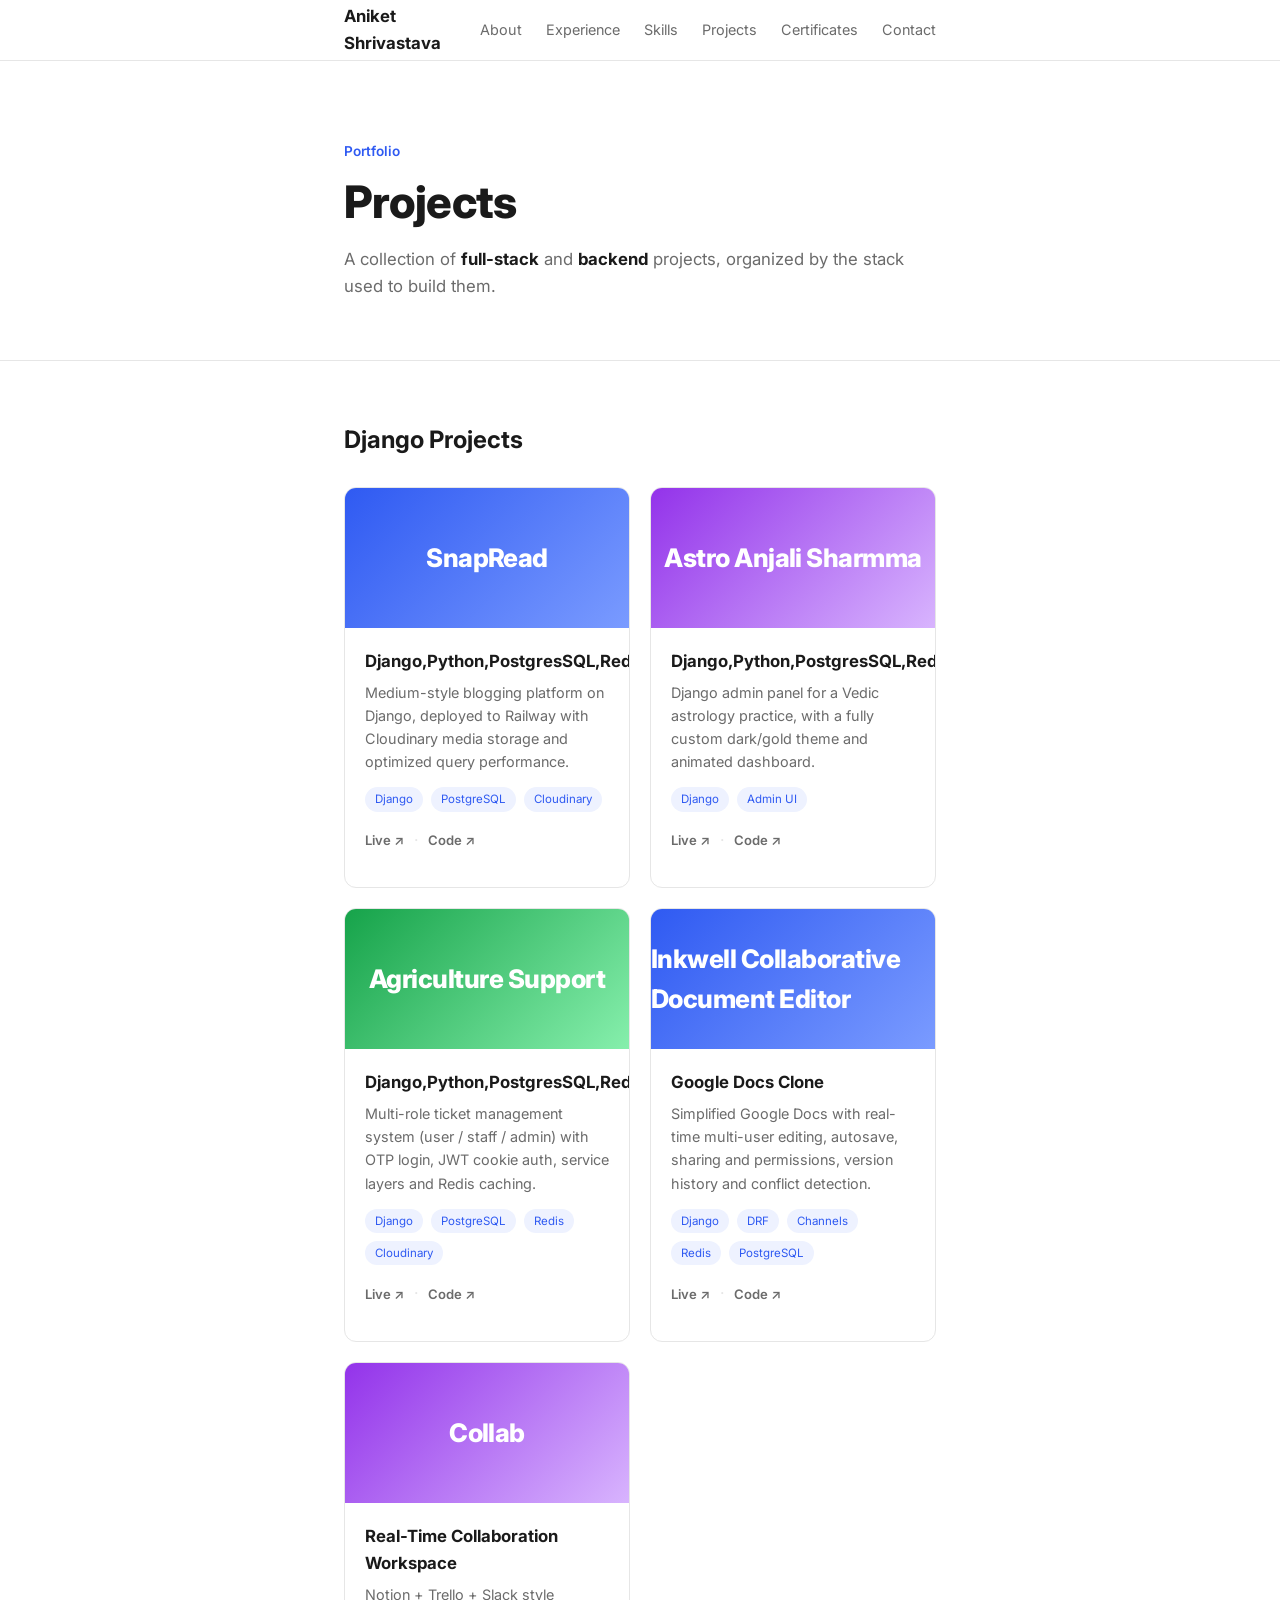
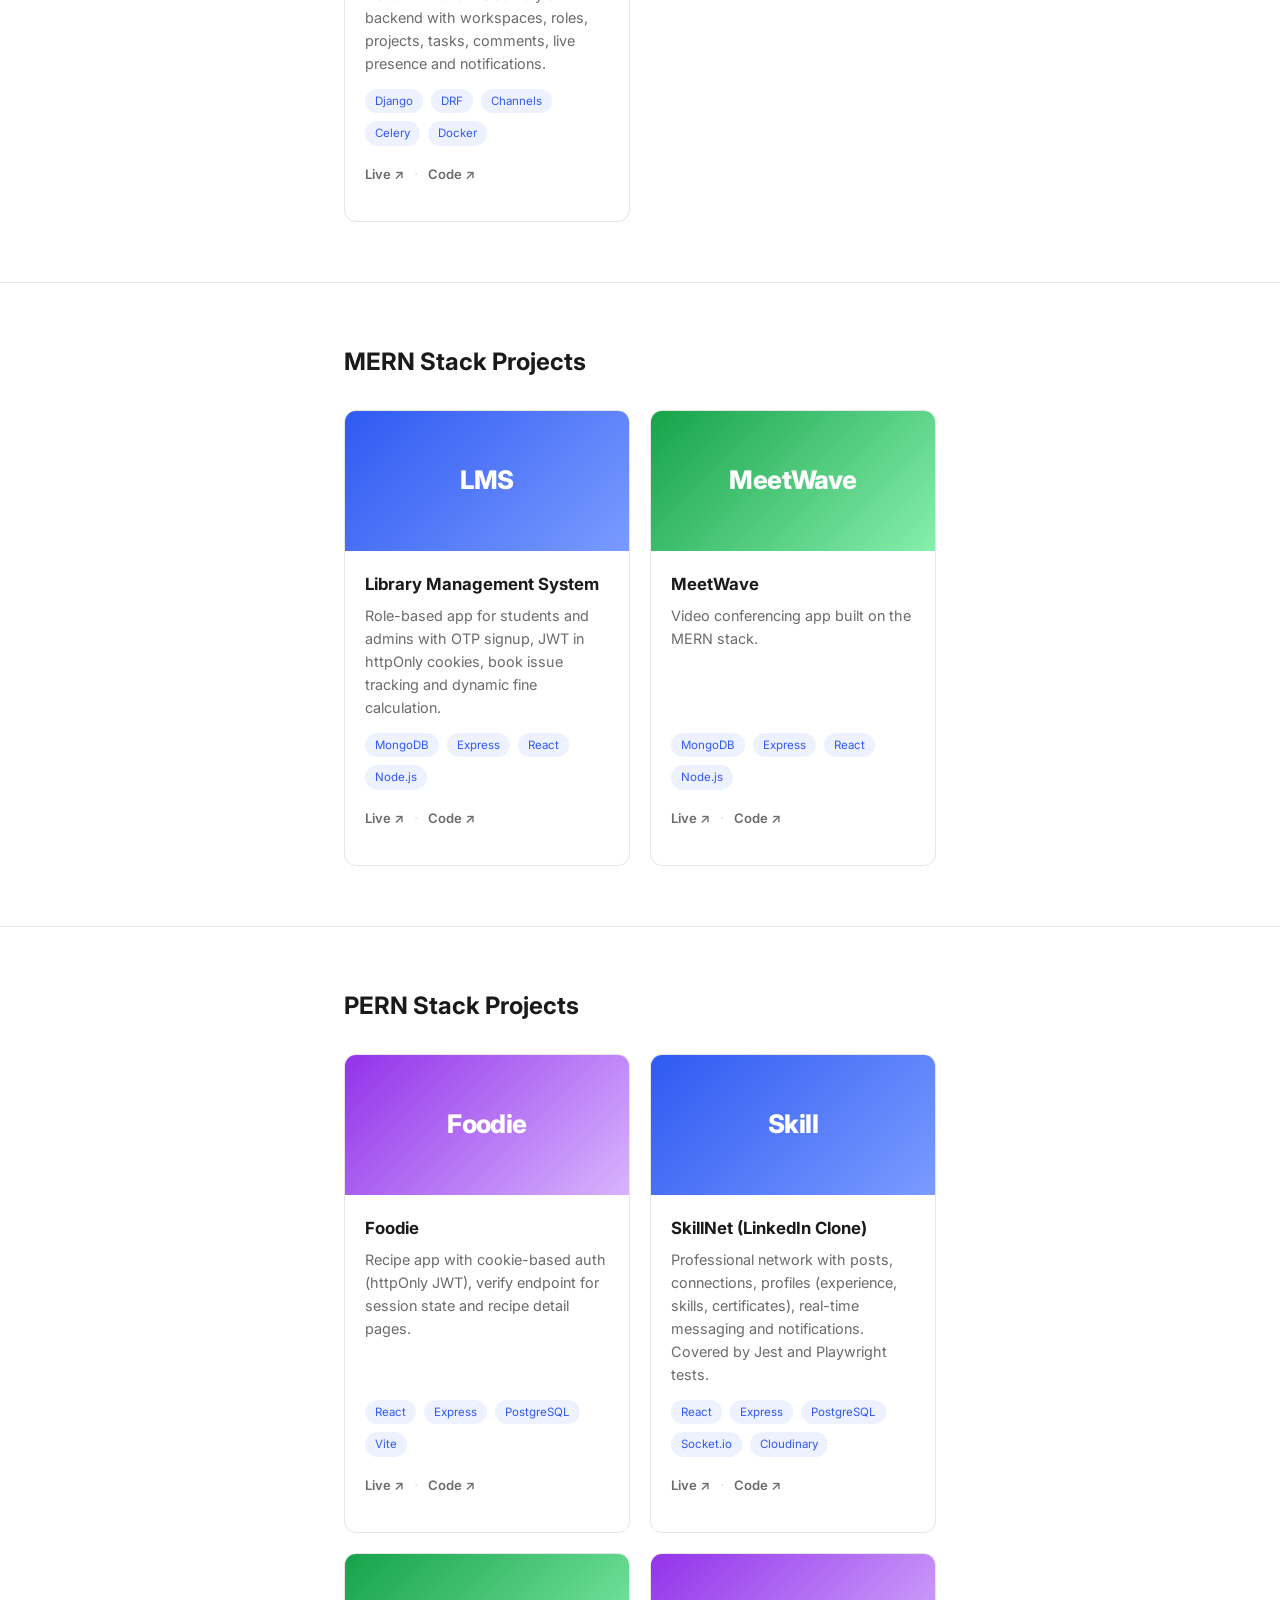
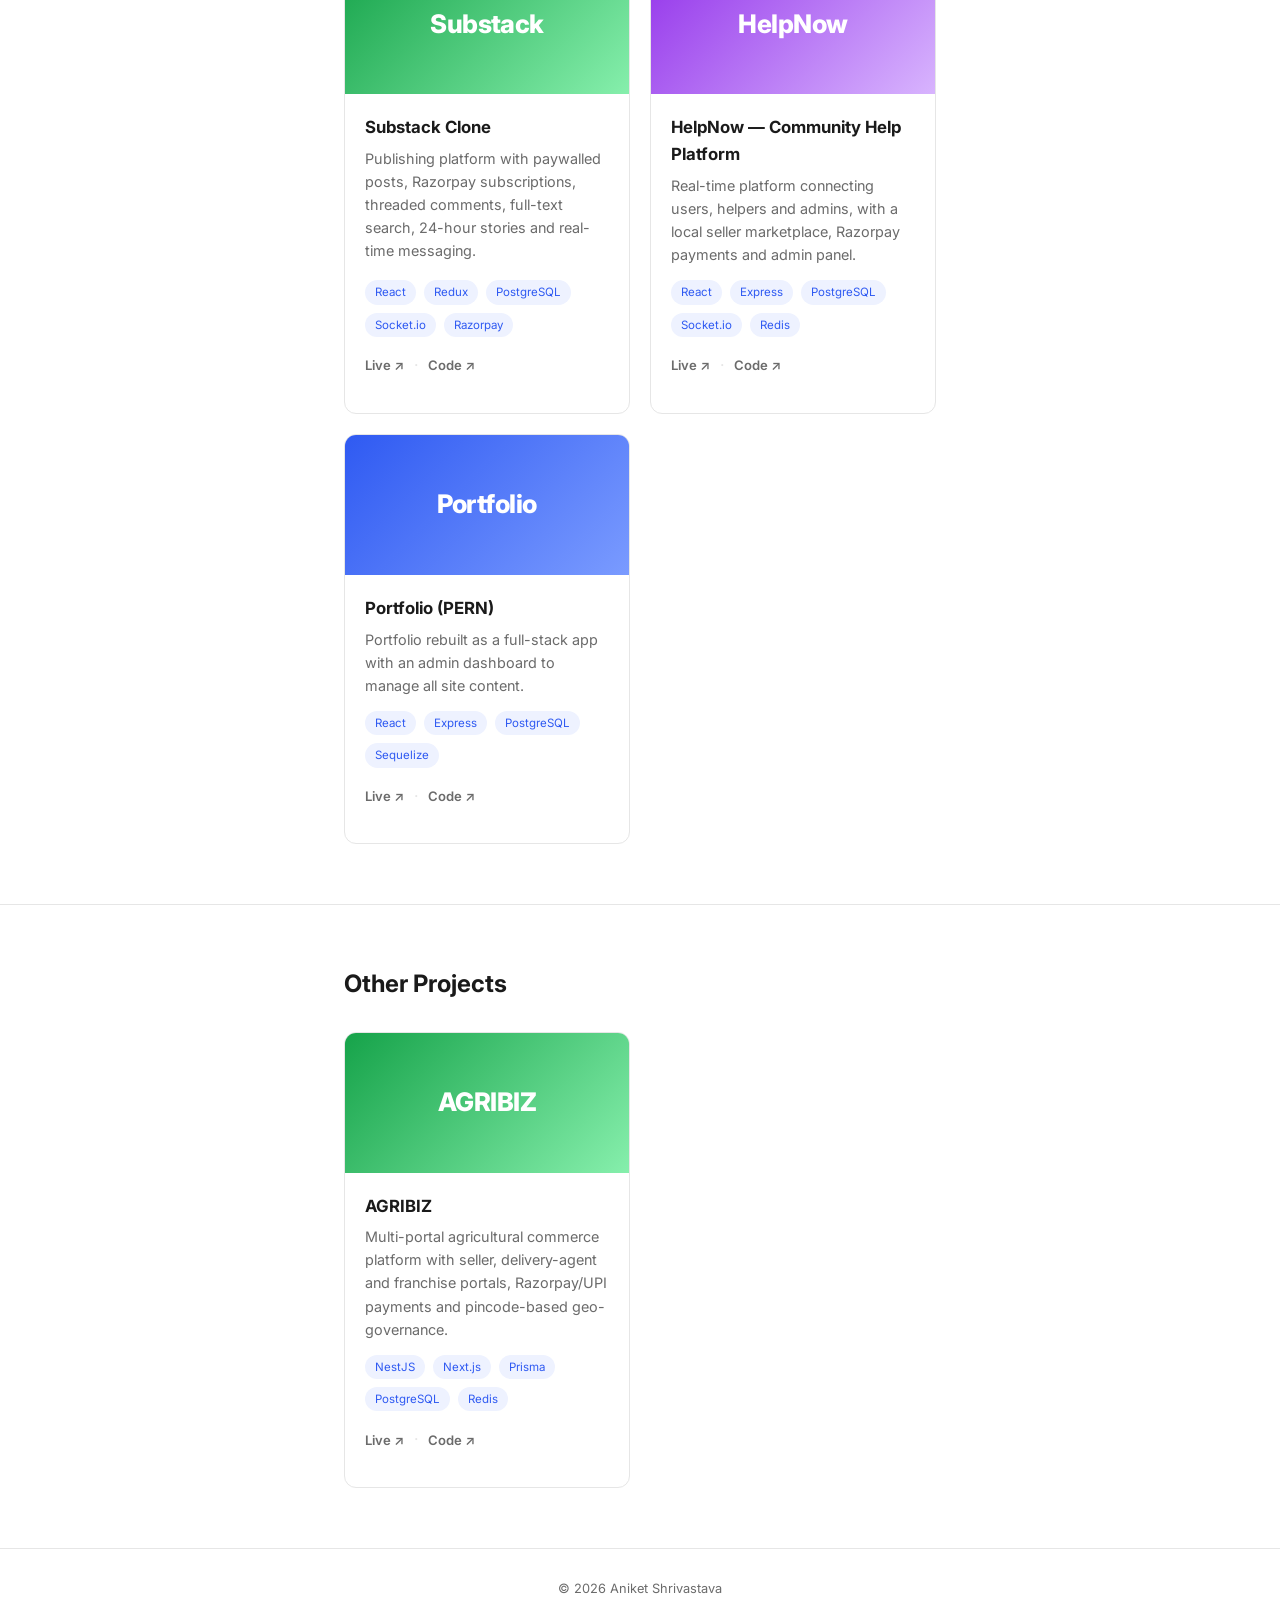
<file: projects.html>
<!doctype html>
<html lang="en">
  <head>
    <meta charset="UTF-8" />
    <meta name="viewport" content="width=device-width, initial-scale=1.0" />
    <title>Projects — Aniket Shrivastava</title>
    <link rel="preconnect" href="https://fonts.googleapis.com" />
    <link
      href="https://fonts.googleapis.com/css2?family=Inter:wght@400;500;600;700;800&display=swap"
      rel="stylesheet"
    />
    <link rel="stylesheet" href="assest/css/style.css" />
  </head>
  <body>
    <nav>
      <div class="wrap">
        <div class="logo">Aniket Shrivastava</div>
        <div class="navlinks">
          <a href="index.html#about">About</a>
          <a href="index.html#experience">Experience</a>
          <a href="index.html#skills">Skills</a>
          <a href="projects.html">Projects</a>
          <a href="index.html#certificates">Certificates</a>
          <a href="index.html#contact">Contact</a>
        </div>
      </div>
    </nav>

    <header class="hero">
      <div class="wrap">
        <div class="eyebrow">Portfolio</div>
        <h1>Projects</h1>
        <p class="sub">
          A collection of <b>full-stack</b> and <b>backend</b> projects,
          organized by the stack used to build them.
        </p>
      </div>
    </header>

    <!-- DJANGO PROJECTS -->
    <section id="django-projects">
      <div class="wrap">
        <h2>Django Projects</h2>
        <div class="proj-grid">

          <div class="proj-card">
            <div class="proj-thumb c1">SnapRead</div>
            <div class="proj-body">
              <div class="proj-title">
                <a
                  href="https://github.com/iamaniket-python/Snapread"
                  target="_blank"
                  rel="noopener"
                  >Django,Python,PostgresSQL,Redis,JWT,Cloudnary</a
                >
              </div>
              <div class="proj-desc">
                Medium-style blogging platform on Django, deployed to Railway
                with Cloudinary media storage and optimized query performance.
              </div>
              <div class="proj-tags">
                <span class="tag">Django</span>
                <span class="tag">PostgreSQL</span>
                <span class="tag">Cloudinary</span>
              </div>
              <div class="proj-links">
                <a href="#">Live ↗</a><span>·</span>
                <a
                  href="https://github.com/iamaniket-python/Snapread"
                  target="_blank"
                  rel="noopener"
                  >Code ↗</a
                >
              </div>
            </div>
          </div>

          <div class="proj-card">
            <div class="proj-thumb c3">Astro Anjali Sharmma</div>
            <div class="proj-body">
              <div class="proj-title">Django,Python,PostgresSQL,Redis,JWT,Cloudnary</div>
              <div class="proj-desc">
                Django admin panel for a Vedic astrology practice, with a
                fully custom dark/gold theme and animated dashboard.
              </div>
              <div class="proj-tags">
                <span class="tag">Django</span>
                <span class="tag">Admin UI</span>
              </div>
              <div class="proj-links">
                <a href="#">Live ↗</a><span>·</span>
                <a href="#">Code ↗</a>
              </div>
            </div>
          </div>

          <div class="proj-card">
            <div class="proj-thumb c2">Agriculture Support</div>
            <div class="proj-body">
              <div class="proj-title">Django,Python,PostgresSQL,Redis,JWT,Cloudnary</div>
              <div class="proj-desc">
                Multi-role ticket management system (user / staff / admin) with
                OTP login, JWT cookie auth, service layers and Redis caching.
              </div>
              <div class="proj-tags">
                <span class="tag">Django</span>
                <span class="tag">PostgreSQL</span>
                <span class="tag">Redis</span>
                <span class="tag">Cloudinary</span>
              </div>
              <div class="proj-links">
                <a href="https://aqriculture-ticket-system-bggf.vercel.app/">Live ↗</a><span>·</span>
                <a href="https://github.com/iamaniket-python/Aqriculture-Ticket-System-.git">Code ↗</a>
              </div>
            </div>
          </div>

          <div class="proj-card">
            <div class="proj-thumb c1">Inkwell Collaborative Document Editor</div>
            <div class="proj-body">
              <div class="proj-title">
                <a
                  href="https://github.com/iamaniket-python/Google-Docs"
                  target="_blank"
                  rel="noopener"
                  >Google Docs Clone</a
                >
              </div>
              <div class="proj-desc">
                Simplified Google Docs with real-time multi-user editing,
                autosave, sharing and permissions, version history and
                conflict detection.
              </div>
              <div class="proj-tags">
                <span class="tag">Django</span>
                <span class="tag">DRF</span>
                <span class="tag">Channels</span>
                <span class="tag">Redis</span>
                <span class="tag">PostgreSQL</span>
              </div>
              <div class="proj-links">
                <a href="#">Live ↗</a><span>·</span>
                <a
                  href="https://github.com/iamaniket-python/Google-Docs"
                  target="_blank"
                  rel="noopener"
                  >Code ↗</a
                >
              </div>
            </div>
          </div>

          <div class="proj-card">
            <div class="proj-thumb c3">Collab</div>
            <div class="proj-body">
              <div class="proj-title">Real-Time Collaboration Workspace</div>
              <div class="proj-desc">
                Notion + Trello + Slack style backend with workspaces, roles,
                projects, tasks, comments, live presence and notifications.
              </div>
              <div class="proj-tags">
                <span class="tag">Django</span>
                <span class="tag">DRF</span>
                <span class="tag">Channels</span>
                <span class="tag">Celery</span>
                <span class="tag">Docker</span>
              </div>
              <div class="proj-links">
                <a href="#">Live ↗</a><span>·</span>
                <a href="#">Code ↗</a>
              </div>
            </div>
          </div>

       

        </div>
      </div>
    </section>

    <!-- MERN PROJECTS -->
    <section id="mern-projects">
      <div class="wrap">
        <h2>MERN Stack Projects</h2>
        <div class="proj-grid">

          <div class="proj-card">
            <div class="proj-thumb c1">LMS</div>
            <div class="proj-body">
              <div class="proj-title">Library Management System</div>
              <div class="proj-desc">
                Role-based app for students and admins with OTP signup, JWT in
                httpOnly cookies, book issue tracking and dynamic fine
                calculation.
              </div>
              <div class="proj-tags">
                <span class="tag">MongoDB</span>
                <span class="tag">Express</span>
                <span class="tag">React</span>
                <span class="tag">Node.js</span>
              </div>
              <div class="proj-links">
                <a href="#">Live ↗</a><span>·</span>
                <a href="#">Code ↗</a>
              </div>
            </div>
          </div>

          <div class="proj-card">
            <div class="proj-thumb c2">MeetWave</div>
            <div class="proj-body">
              <div class="proj-title">MeetWave</div>
              <div class="proj-desc">
                Video conferencing app built on the MERN stack.
              </div>
              <div class="proj-tags">
                <span class="tag">MongoDB</span>
                <span class="tag">Express</span>
                <span class="tag">React</span>
                <span class="tag">Node.js</span>
              </div>
              <div class="proj-links">
                <a href="#">Live ↗</a><span>·</span>
                <a href="#">Code ↗</a>
              </div>
            </div>
          </div>

        </div>
      </div>
    </section>

    <!-- PERN PROJECTS -->
    <section id="pern-projects">
      <div class="wrap">
        <h2>PERN Stack Projects</h2>
        <div class="proj-grid">

          <div class="proj-card">
            <div class="proj-thumb c3">Foodie</div>
            <div class="proj-body">
              <div class="proj-title">Foodie</div>
              <div class="proj-desc">
                Recipe app with cookie-based auth (httpOnly JWT), verify
                endpoint for session state and recipe detail pages.
              </div>
              <div class="proj-tags">
                <span class="tag">React</span>
                <span class="tag">Express</span>
                <span class="tag">PostgreSQL</span>
                <span class="tag">Vite</span>
              </div>
              <div class="proj-links">
                <a href="#">Live ↗</a><span>·</span>
                <a href="#">Code ↗</a>
              </div>
            </div>
          </div>

          <div class="proj-card">
            <div class="proj-thumb c1">Skill</div>
            <div class="proj-body">
              <div class="proj-title">
                <a
                  href="https://github.com/iamaniket-python/SkillNet"
                  target="_blank"
                  rel="noopener"
                  >SkillNet (LinkedIn Clone)</a
                >
              </div>
              <div class="proj-desc">
                Professional network with posts, connections, profiles
                (experience, skills, certificates), real-time messaging and
                notifications. Covered by Jest and Playwright tests.
              </div>
              <div class="proj-tags">
                <span class="tag">React</span>
                <span class="tag">Express</span>
                <span class="tag">PostgreSQL</span>
                <span class="tag">Socket.io</span>
                <span class="tag">Cloudinary</span>
              </div>
              <div class="proj-links">
                <a
                  href="https://skillnet-rosy.vercel.app"
                  target="_blank"
                  rel="noopener"
                  >Live ↗</a
                ><span>·</span>
                <a
                  href="https://github.com/iamaniket-python/SkillNet"
                  target="_blank"
                  rel="noopener"
                  >Code ↗</a
                >
              </div>
            </div>
          </div>

          <div class="proj-card">
            <div class="proj-thumb c2">Substack</div>
            <div class="proj-body">
              <div class="proj-title">Substack Clone</div>
              <div class="proj-desc">
                Publishing platform with paywalled posts, Razorpay
                subscriptions, threaded comments, full-text search, 24-hour
                stories and real-time messaging.
              </div>
              <div class="proj-tags">
                <span class="tag">React</span>
                <span class="tag">Redux</span>
                <span class="tag">PostgreSQL</span>
                <span class="tag">Socket.io</span>
                <span class="tag">Razorpay</span>
              </div>
              <div class="proj-links">
                <a
                  href="https://stack-substack-c-lone.vercel.app/"
                  target="_blank"
                  rel="noopener"
                  >Live ↗</a
                ><span>·</span>
                <a href="#">Code ↗</a>
              </div>
            </div>
          </div>

          <div class="proj-card">
            <div class="proj-thumb c3">HelpNow</div>
            <div class="proj-body">
              <div class="proj-title">HelpNow — Community Help Platform</div>
              <div class="proj-desc">
                Real-time platform connecting users, helpers and admins, with
                a local seller marketplace, Razorpay payments and admin panel.
              </div>
              <div class="proj-tags">
                <span class="tag">React</span>
                <span class="tag">Express</span>
                <span class="tag">PostgreSQL</span>
                <span class="tag">Socket.io</span>
                <span class="tag">Redis</span>
              </div>
              <div class="proj-links">
                <a href="#">Live ↗</a><span>·</span>
                <a href="#">Code ↗</a>
              </div>
            </div>
          </div>

          <div class="proj-card">
            <div class="proj-thumb c1">Portfolio</div>
            <div class="proj-body">
              <div class="proj-title">Portfolio (PERN)</div>
              <div class="proj-desc">
                Portfolio rebuilt as a full-stack app with an admin dashboard
                to manage all site content.
              </div>
              <div class="proj-tags">
                <span class="tag">React</span>
                <span class="tag">Express</span>
                <span class="tag">PostgreSQL</span>
                <span class="tag">Sequelize</span>
              </div>
              <div class="proj-links">
                <a
                  href="https://aniket-shrivastava-resume.vercel.app"
                  target="_blank"
                  rel="noopener"
                  >Live ↗</a
                ><span>·</span>
                <a href="#">Code ↗</a>
              </div>
            </div>
          </div>

        </div>
      </div>
    </section>

    <!-- OTHER / TEAM PROJECTS -->
    <section id="other-projects">
      <div class="wrap">
        <h2>Other Projects</h2>
        <div class="proj-grid">

          <div class="proj-card">
            <div class="proj-thumb c2">AGRIBIZ</div>
            <div class="proj-body">
              <div class="proj-title">AGRIBIZ</div>
              <div class="proj-desc">
                Multi-portal agricultural commerce platform with seller,
                delivery-agent and franchise portals, Razorpay/UPI payments
                and pincode-based geo-governance.
              </div>
              <div class="proj-tags">
                <span class="tag">NestJS</span>
                <span class="tag">Next.js</span>
                <span class="tag">Prisma</span>
                <span class="tag">PostgreSQL</span>
                <span class="tag">Redis</span>
              </div>
              <div class="proj-links">
                <a href="#">Live ↗</a><span>·</span>
                <a href="#">Code ↗</a>
              </div>
            </div>
          </div>

        </div>
      </div>
    </section>

    <footer>© 2026 Aniket Shrivastava</footer>
  </body>
</html>
</file>
<file: assest/css/style.css>
:root{
  --bg:#ffffff;
  --text:#1a1a1a;
  --text-dim:#6b6b6b;
  --line:#e6e6e6;
  --accent:#2f5af2;
  --sans:'Inter', sans-serif;
}
*{margin:0;padding:0;box-sizing:border-box;}
html{scroll-behavior:smooth;}
body{background:var(--bg);color:var(--text);font-family:var(--sans);line-height:1.6;}
a{color:inherit;text-decoration:none;}
.wrap{max-width:50%;margin:0 auto;padding:0 24px;}

nav{position:sticky;top:0;background:rgba(255,255,255,0.9);backdrop-filter:blur(8px);border-bottom:1px solid var(--line);z-index:10;}
nav .wrap{display:flex;align-items:center;justify-content:space-between;height:60px;}
.logo{font-weight:700;font-size:1.05rem;}
.navlinks{display:flex;gap:24px;font-size:0.9rem;color:var(--text-dim);align-items:center;}
.navlinks a:hover{color:var(--text);}

header.hero{padding:80px 0 60px;}
.eyebrow{font-size:0.85rem;color:var(--accent);font-weight:600;margin-bottom:14px;}
h1{font-size:clamp(2rem,5vw,2.8rem);font-weight:800;letter-spacing:-0.02em;line-height:1.15;}
.sub{margin-top:18px;color:var(--text-dim);font-size:1.05rem;max-width:560px;}
.sub b{color:var(--text);}
.hero-actions{margin-top:28px;display:flex;gap:14px;flex-wrap:wrap;}
.btn{font-size:0.9rem;font-weight:600;padding:11px 20px;border-radius:6px;display:inline-block;border:1px solid transparent;}
.btn-primary{background:var(--text);color:#fff;}
.btn-primary:hover{background:var(--accent);}
.btn-ghost{border:1px solid var(--line);color:var(--text);}
.btn-ghost:hover{border-color:var(--text);}

section{padding:60px 0;border-top:1px solid var(--line);}
h2{font-size:1.5rem;font-weight:700;margin-bottom:28px;}

.about p{color:var(--text-dim);margin-bottom:14px;}
.about b{color:var(--text);}

.skills{display:flex;flex-wrap:wrap;gap:10px;}
.skill{font-size:0.85rem;border:1px solid var(--line);padding:7px 14px;border-radius:20px;color:var(--text-dim);}

.code-block{
  background:#0d1117;border-radius:10px;padding:20px 22px;overflow-x:auto;
  font-family:'Courier New', monospace;font-size:0.85rem;line-height:1.7;
  margin-top:18px;
}
.code-block code{color:#c9d1d9;white-space:pre;}
.code-block .kw{color:#ff7b72;}
.code-block .fn{color:#d2a8ff;}
.code-block .str{color:#a5d6ff;}
.code-block .cm{color:#8b949e;}
.code-block .nm{color:#79c0ff;}

.proj-grid{display:grid;grid-template-columns:1fr 1fr;gap:20px;}
.proj-card{
  border:1px solid var(--line);border-radius:12px;overflow:hidden;
  display:flex;flex-direction:column;transition:border-color .2s, transform .2s, box-shadow .2s;
}
.proj-card:hover{border-color:var(--accent);transform:translateY(-3px);box-shadow:0 12px 28px -10px rgba(0,0,0,0.12);}
.proj-thumb{
  height:140px;display:flex;align-items:center;justify-content:center;
  font-size:1.6rem;font-weight:800;color:#fff;letter-spacing:-0.02em;
}
.proj-thumb.c1{background:linear-gradient(135deg,#2f5af2,#7a9bff);}
.proj-thumb.c2{background:linear-gradient(135deg,#16a34a,#86efac);}
.proj-thumb.c3{background:linear-gradient(135deg,#9333ea,#d8b4fe);}
.proj-thumb.c4{background:linear-gradient(135deg,#ea580c,#fdba74);}
.proj-thumb.c5{background:linear-gradient(135deg,#0891b2,#67e8f9);}
.proj-thumb.c6{background:linear-gradient(135deg,#db2777,#f9a8d4);}
.proj-body{padding:20px;display:flex;flex-direction:column;flex:1;}
.proj-title{font-size:1.05rem;font-weight:700;margin-bottom:6px;}
.proj-title a:hover{color:var(--accent);}
.proj-desc{color:var(--text-dim);font-size:0.9rem;margin-bottom:14px;flex:1;}
.proj-tags{display:flex;gap:8px;flex-wrap:wrap;margin-bottom:16px;}
.tag{font-size:0.72rem;color:var(--accent);background:#eef2ff;padding:3px 10px;border-radius:20px;}
.proj-links{display:flex;align-items:center;gap:10px;margin-bottom:14px;}
.proj-links a{font-size:0.82rem;font-weight:600;color:var(--text-dim);}
.proj-links a:hover{color:var(--accent);}
.proj-links span{color:var(--line);}
.proj-more{
  display:block;text-align:center;font-size:0.82rem;font-weight:600;
  border-top:1px solid var(--line);padding:12px 0 0;margin-top:auto;color:var(--text);
}
.proj-more:hover{color:var(--accent);}

@media (max-width:640px){
  .proj-grid{grid-template-columns:1fr;}
}

.cert-grid{display:grid;grid-template-columns:1fr 1fr;gap:16px;}
.cert-card{
  border:1px solid var(--line);border-radius:10px;padding:18px 20px;
  display:flex;align-items:flex-start;gap:14px;transition:border-color .2s, transform .2s;
}
.cert-card:hover{border-color:var(--accent);transform:translateY(-2px);}
.cert-icon{
  width:38px;height:38px;border-radius:8px;background:#eef2ff;color:var(--accent);
  display:flex;align-items:center;justify-content:center;font-size:1rem;font-weight:800;flex-shrink:0;
}
.cert-name{font-size:0.95rem;font-weight:700;margin-bottom:3px;}
.cert-issuer{font-size:0.82rem;color:var(--text-dim);}
.cert-date{font-size:0.76rem;color:var(--text-dim);margin-top:4px;}
.cert-link{font-size:0.8rem;font-weight:600;color:var(--accent);margin-top:6px;display:inline-block;}

@media (max-width:600px){
  .cert-grid{grid-template-columns:1fr;}
}

.proj-hero{padding:60px 0 40px;}
.proj-hero .eyebrow{margin-bottom:10px;}
.proj-hero h1{font-size:clamp(1.8rem,4.5vw,2.4rem);}
.proj-hero .proj-tags{margin-top:18px;margin-bottom:0;}
.proj-links-row{margin-top:28px;display:flex;gap:14px;flex-wrap:wrap;}

.feature-list{list-style:none;}
.feature-list li{padding:12px 0;border-bottom:1px solid var(--line);color:var(--text-dim);font-size:0.95rem;position:relative;padding-left:22px;}
.feature-list li:last-child{border-bottom:none;}
.feature-list li::before{content:"—";position:absolute;left:0;color:var(--accent);font-weight:700;}

.backlink{display:inline-block;margin:30px 0 0;font-size:0.88rem;color:var(--text-dim);}
.backlink:hover{color:var(--text);}

.timeline{display:flex;flex-direction:column;gap:0;}
.tl-item{display:grid;grid-template-columns:140px 1fr;gap:20px;padding:20px 0;border-bottom:1px solid var(--line);}
.tl-item:last-child{border-bottom:none;}
.tl-date{font-size:0.82rem;color:var(--text-dim);font-weight:600;padding-top:2px;}
.tl-role{font-size:1.02rem;font-weight:700;}
.tl-org{font-size:0.9rem;color:var(--accent);font-weight:600;margin-bottom:8px;}
.tl-desc{color:var(--text-dim);font-size:0.92rem;}

@media (max-width:600px){
  .tl-item{grid-template-columns:1fr;gap:4px;}
}

.contact p{color:var(--text-dim);margin-bottom:22px;}
.contact-links{display:flex;gap:14px;flex-wrap:wrap;}

footer{padding:30px 0;text-align:center;font-size:0.8rem;color:var(--text-dim);border-top:1px solid var(--line);}

@media (max-width:600px){
  .navlinks{display:none;}
  .wrap{max-width:100%;padding:0 16px;}
  header.hero{padding:50px 0 36px;}
  section{padding:36px 0;}
  .hero-actions{flex-direction:column;align-items:stretch;}
  .btn{text-align:center;}
}

.skill {
  display: flex;
  align-items: center;
  gap: 8px;
}
.skill img {
  width: 20px;
  height: 20px;
}
/* Timeline icons */
.tl-role {
  display: flex;
  align-items: center;
  gap: 8px;
}
.tl-icon {
  width: 18px;
  height: 18px;
  flex-shrink: 0;
  color: var(--accent, #6c5ce7); /* apne theme ke accent color se replace karo */
}

/* Project tag icons */
.tag {
  display: inline-flex;
  align-items: center;
  gap: 6px;
}
.tag img {
  width: 14px;
  height: 14px;
}

/* Certificate icon */
.cert-icon svg {
  width: 24px;
  height: 24px;
  color: var(--accent, #6c5ce7);
}

/* Contact button icons */
.btn-icon {
  width: 18px;
  height: 18px;
  margin-right: 6px;
  vertical-align: middle;
}
.btn {
  display: inline-flex;
  align-items: center;
}
img.btn-icon {
  object-fit: contain;
}
</file>
